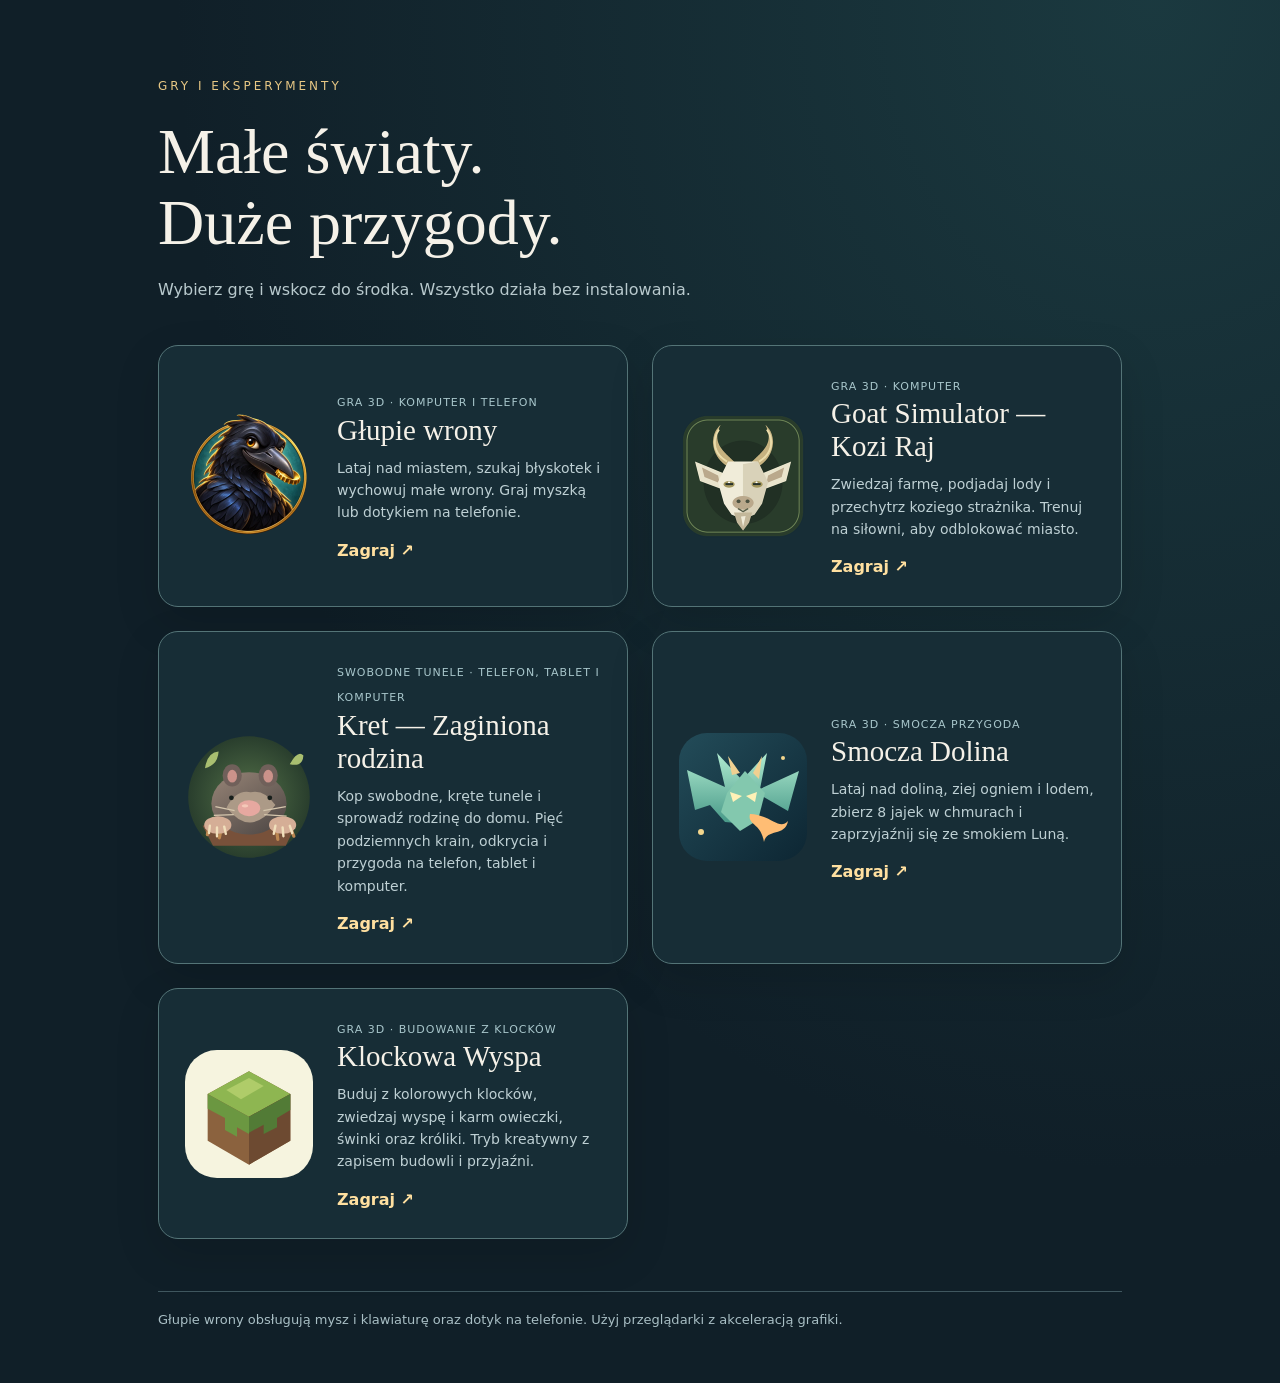
<file: index.html>
<!doctype html>
<html lang="pl">
<head>
  <meta charset="utf-8"><meta name="viewport" content="width=device-width,initial-scale=1">
  <meta name="theme-color" content="#101f28"><title>Gry i eksperymenty</title>
  <meta name="description" content="Małe światy, duże przygody. Gry i narzędzia działające w przeglądarce.">
  <link rel="icon" type="image/webp" href="./glupie-wrony/icon.webp">
  <style>
    :root{color-scheme:dark}*{box-sizing:border-box}body{margin:0;background:#101f28;color:#f5f1e8;font:16px/1.6 system-ui,sans-serif;min-height:100vh;background-image:radial-gradient(ellipse at 90% 0%,#27575a77,transparent 60%)}main{max-width:1020px;margin:auto;padding:72px 28px 52px}.eyebrow{color:#e7c784;font-size:12px;letter-spacing:3px;text-transform:uppercase}h1{font:clamp(36px,6vw,64px)/1.12 Georgia,serif;margin:18px 0}header p{color:#b8c9cd;max-width:540px;margin-bottom:42px}.projects{display:grid;grid-template-columns:repeat(auto-fit,minmax(min(100%,360px),1fr));gap:24px}.project{display:flex;align-items:center;gap:24px;padding:26px;color:inherit;text-decoration:none;background:#172d36;border:1px solid #547477;border-radius:20px;box-shadow:0 16px 45px #0002;transition:background .18s,transform .18s}.project:hover{background:#20404b;transform:translateY(-3px)}.project:focus-visible{outline:3px solid #f6ce83;outline-offset:6px}.project img{width:128px;height:128px;object-fit:contain;flex-shrink:0}.project h2{font:29px Georgia,serif;margin:0 0 10px}.project p{font-size:14px;color:#bed0d4;margin:0 0 14px}.play{color:#ffe0a0;font-weight:700}.tag{font-size:11px;letter-spacing:1px;color:#a8c6cb;text-transform:uppercase}footer{border-top:1px solid #40575f;margin-top:52px;padding-top:18px;color:#a9bfc5;font-size:13px}@media(max-width:540px){main{padding:38px 20px}.project{padding:22px;gap:18px}.project img{width:85px;height:85px}.project h2{font-size:24px}.project p{font-size:13px}}
  </style>
</head>
<body><main>
  <header><span class="eyebrow">Gry i eksperymenty</span><h1>Małe światy.<br>Duże przygody.</h1><p>Wybierz grę i wskocz do środka. Wszystko działa bez instalowania.</p></header>
  <section class="projects" aria-label="Opublikowane projekty">
    <a class="project" href="./glupie-wrony/">
      <img src="./glupie-wrony/icon.webp" width="128" height="128" alt="">
      <div><span class="tag">Gra 3D · komputer i telefon</span><h2>Głupie wrony</h2><p>Lataj nad miastem, szukaj błyskotek i wychowuj małe wrony. Graj myszką lub dotykiem na telefonie.</p><span class="play">Zagraj ↗</span></div>
    </a>
    <a class="project" href="./goat-simulator/">
      <img src="./goat-simulator/icon.png" width="128" height="128" alt="">
      <div><span class="tag">Gra 3D · komputer</span><h2>Goat Simulator — Kozi Raj</h2><p>Zwiedzaj farmę, podjadaj lody i przechytrz koziego strażnika. Trenuj na siłowni, aby odblokować miasto.</p><span class="play">Zagraj ↗</span></div>
    </a>
    <a class="project" href="./kret/">
      <img src="./kret/icon.svg" width="128" height="128" alt="">
      <div><span class="tag">Swobodne tunele · telefon, tablet i komputer</span><h2>Kret — Zaginiona rodzina</h2><p>Kop swobodne, kręte tunele i sprowadź rodzinę do domu. Pięć podziemnych krain, odkrycia i przygoda na telefon, tablet i komputer.</p><span class="play">Zagraj ↗</span></div>
    </a>
    <a class="project" href="./smocza-dolina/">
      <img src="./smocza-dolina/icon.svg" width="128" height="128" alt="">
      <div><span class="tag">Gra 3D · smocza przygoda</span><h2>Smocza Dolina</h2><p>Lataj nad doliną, ziej ogniem i lodem, zbierz 8 jajek w chmurach i zaprzyjaźnij się ze smokiem Luną.</p><span class="play">Zagraj ↗</span></div>
    </a>
    <a class="project" href="./klockowa-wyspa/">
      <img src="./klockowa-wyspa/icon.svg" width="128" height="128" alt="">
      <div><span class="tag">Gra 3D · budowanie z klocków</span><h2>Klockowa Wyspa</h2><p>Buduj z kolorowych klocków, zwiedzaj wyspę i karm owieczki, świnki oraz króliki. Tryb kreatywny z zapisem budowli i przyjaźni.</p><span class="play">Zagraj ↗</span></div>
    </a>
  </section>
  <footer>Głupie wrony obsługują mysz i klawiaturę oraz dotyk na telefonie. Użyj przeglądarki z akceleracją grafiki.</footer>
</main></body></html>
</file>
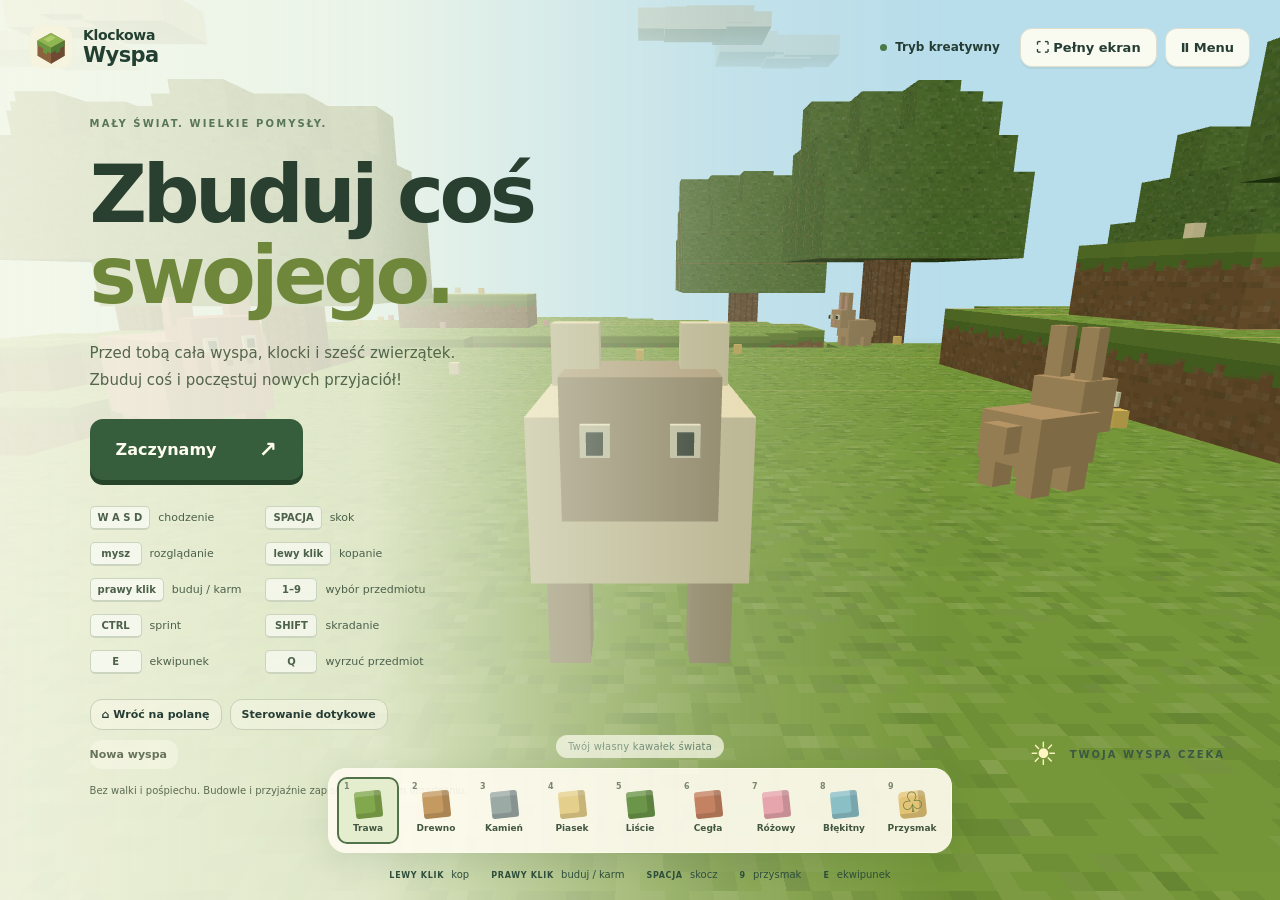
<file: klockowa-wyspa/index.html>
<!doctype html>
<html lang="pl">
<head>
  <meta charset="utf-8">
  <meta name="viewport" content="width=device-width, initial-scale=1, viewport-fit=cover">
  <meta name="theme-color" content="#e9f0de">
  <meta name="description" content="Twoja mała wyspa z klocków. Odkrywaj, kop i buduj bez limitów, prosto w przeglądarce.">
  <title>Klockowa Wyspa — buduj po swojemu</title>
  <link rel="icon" href="./icon.svg" type="image/svg+xml">
  <link rel="stylesheet" href="./style.css?v=2">
</head>
<body>
  <canvas id="world" tabindex="0" aria-label="Świat gry 3D"></canvas>
  <header>
    <a class="brand" href="#" aria-label="Klockowa Wyspa — menu"><img src="./icon.svg" alt="" width="42" height="42"><span>Klockowa<br><b>Wyspa</b></span></a>
    <div class="top-actions"><span class="mode"><i></i> Tryb kreatywny</span><button id="mouse-mode" title="Rozglądanie samym ruchem myszy">Włącz swobodną mysz</button><button id="inventory-button" title="E — ekwipunek">▦ <span>Ekwipunek</span></button><button id="fullscreen" title="Włącz pełny ekran">⛶ <span>Pełny ekran</span></button><button id="pause" title="Menu i pomoc">Ⅱ <span>Menu</span></button></div>
  </header>
  <div id="crosshair" hidden><i></i><i></i></div>
  <div id="hint" hidden>Wyceluj w klocek</div>
  <div id="save" role="status">Twój własny kawałek świata</div>
  <div id="animal-status">♡ Przyjaciele 0/6</div>
  <div id="held-food" hidden aria-label="Trzymasz przysmak"><span>♧</span><b id="held-label">Przysmak · prawy klik, aby nakarmić</b></div>
  <div id="toast" role="status"></div>
  <section id="menu" aria-label="Menu gry">
    <div class="intro">
      <span class="eyebrow">MAŁY ŚWIAT. WIELKIE POMYSŁY.</span>
      <h1>Zbuduj coś <br><em>swojego.</em></h1>
      <p>Przed tobą cała wyspa, klocki i sześć zwierzątek.<br>Zbuduj coś i poczęstuj nowych przyjaciół!</p>
      <button id="play" class="primary" disabled>Przygotowuję wyspę…</button>
      <div class="instructions desktop-help"><span><kbd>W A S D</kbd> chodzenie</span><span><kbd>SPACJA</kbd> skok</span><span><kbd>mysz</kbd> rozglądanie</span><span><kbd>lewy klik</kbd> kopanie</span><span><kbd>prawy klik</kbd> buduj / karm</span><span><kbd>1–9</kbd> wybór przedmiotu</span><span><kbd>CTRL</kbd> sprint</span><span><kbd>SHIFT</kbd> skradanie</span><span><kbd>E</kbd> ekwipunek</span><span><kbd>Q</kbd> wyrzuć przedmiot</span></div>
      <p class="touch-help">Drążek: ruch · przeciągnij po świecie: rozglądanie.<br>Wybierz przysmak (9), podejdź do zwierzątka i dotknij Karm.</p>
      <div class="menu-tools"><button id="home">⌂ Wróć na polanę</button><button id="touch-toggle">Sterowanie dotykowe</button></div>
      <div class="reset-wrap"><button id="reset">Nowa wyspa</button><div id="reset-confirm" hidden>Usunąć budowle z tej przeglądarki? <button id="reset-yes">Tak, zacznij od nowa</button><button id="reset-no">Anuluj</button></div></div>
      <small>Bez walki i pośpiechu. Budowle i przyjaźnie zapisują się na tym urządzeniu.</small>
    </div>
    <div class="island-note"><span>☀</span> TWOJA WYSPA CZEKA</div>
  </section>
  <div id="hotbar" aria-label="Wybór klocka"></div>
  <div id="bottom-help"><span><b>LEWY KLIK</b> kop</span><span><b>PRAWY KLIK</b> buduj / karm</span><span><b>SPACJA</b> skocz</span><span><b>9</b> przysmak</span><span><b>E</b> ekwipunek</span></div>
  <section id="inventory" role="dialog" aria-modal="true" aria-label="Ekwipunek" hidden><div class="inventory-panel"><div class="inventory-title"><h2>Ekwipunek</h2><button id="inventory-close" aria-label="Zamknij ekwipunek">✕</button></div><p>Wybierz klocek albo przysmak. W trybie kreatywnym masz ich bez końca.</p><div id="inventory-items"></div><p class="inventory-tip">Przysmak przyciąga zwierzątka. Podejdź, wyceluj i użyj prawego przycisku myszy, aby je nakarmić. E lub Esc zamyka ekwipunek.</p></div></section>
  <div id="touch-controls" hidden>
    <div id="joystick" aria-label="Drążek ruchu"><div id="stick"></div></div>
    <div class="touch-actions"><button id="jump" aria-label="Skocz">↑<small>Skok</small></button><button id="remove" aria-label="Usuń klocek">−<small>Usuń</small></button><button id="place" aria-label="Postaw klocek">＋<small>Buduj</small></button></div>
  </div>
  <noscript>Ta gra wymaga włączonej obsługi JavaScript.</noscript>
  <script src="./vendor/three.min.js"></script>
  <script type="module" src="./game.js?v=2"></script>
</body>
</html>
</file>
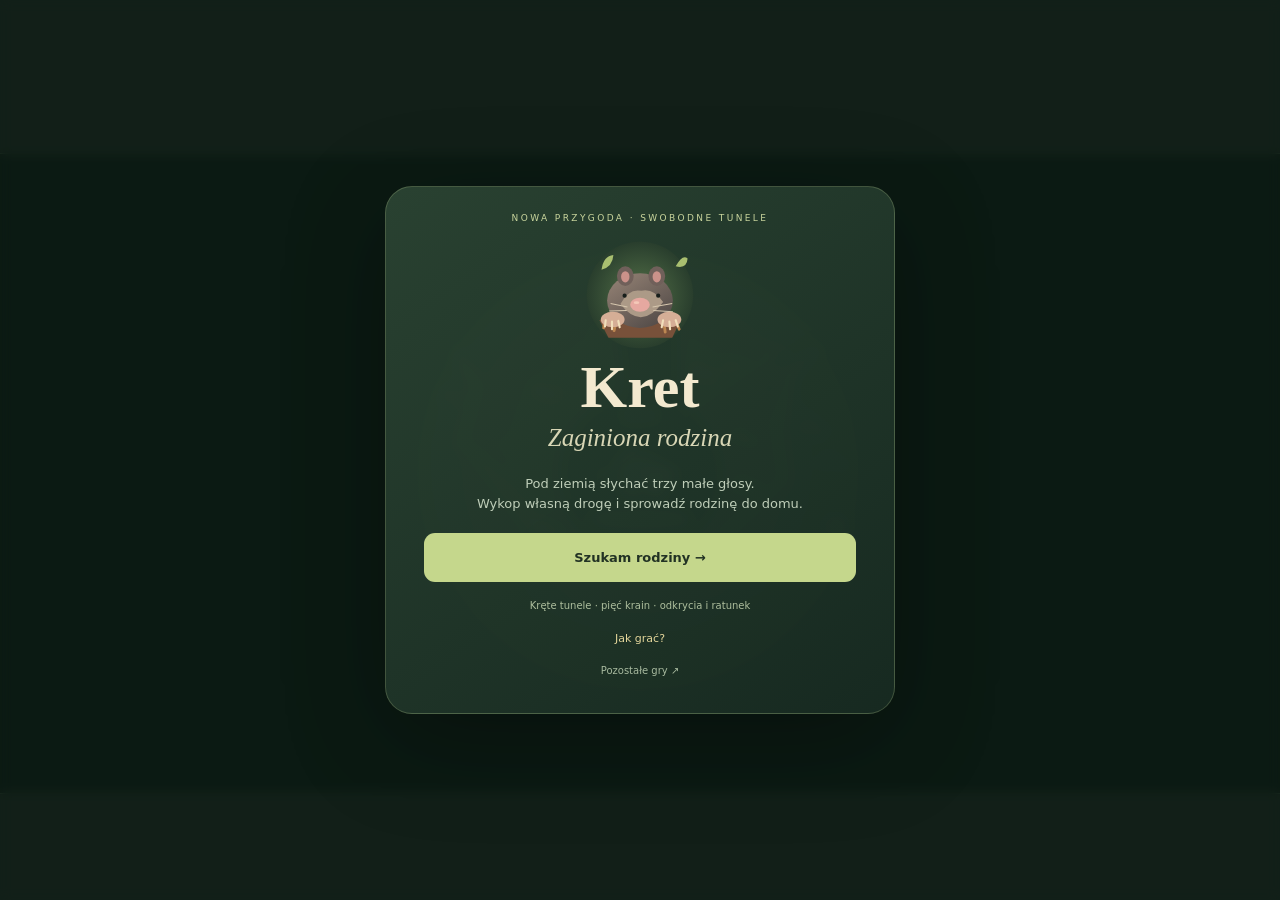
<file: kret/index.html>
<!doctype html>
<html lang="pl"><head>
<meta charset="utf-8"><meta name="viewport" content="width=device-width, initial-scale=1, viewport-fit=cover">
<meta name="theme-color" content="#18271f"><meta name="description" content="Swobodnie kop kręte tunele i odnajdź rodzinę kretów. Pięć podziemnych krain, sekrety i przygoda na komputer, telefon i tablet.">
<title>Kret — Zaginiona rodzina</title><link rel="icon" href="./icon.svg"><link rel="stylesheet" href="./style.css?v=2.2.0">
</head><body>
<div id="game-ui" class="hidden">
  <header class="hud"><div class="brand"><img src="./icon.svg" alt="" width="34" height="34"><b>KRET</b></div><div class="meters"><label>♥<progress id="health" aria-label="Zdrowie" max="100" value="100"></progress></label><label>◉<progress id="hunger" aria-label="Sytość" max="100" value="86"></progress></label><label>ϟ<progress id="energy" aria-label="Energia" max="100" value="100"></progress></label></div><button id="map" class="small" aria-label="Mapa odkrytych tuneli">⌖</button><button id="pause" class="small" aria-label="Pauza">Ⅱ</button></header>
  <div class="info"><button id="mission" class="mission">Rodzina: 0 / 3</button><span id="zone">Ogród korzeni</span><div class="bag"><span id="food">🪱 3</span><span id="wood">🌿 5</span><span id="treasure">✦ 0</span></div></div>
  <div id="notice" role="status" aria-live="polite"></div>
  <div id="context-row" class="context-row" data-kind="info"><div class="context-copy" aria-live="polite" aria-atomic="true"><strong id="context-title"></strong><span id="context-detail"></span></div><button id="context-action" class="primary"></button></div><span id="safety-alert" class="sr-only" role="alert"></span>
  <div class="controls"><div class="joystick" id="joystick" aria-label="Joystick: ruch w dowolnym kierunku"><span>＋</span><div id="stick"></div></div><div class="actions"><button id="listen"><b>◎</b><span>Nasłuch</span><small>Spacja</small></button><button id="eat"><b>🪱</b><span>Zjedz</span><small>Q</small></button><button id="interact"><b>⌂</b><span id="action-label">Nora</span><small>E</small></button><button id="seal-action"><b>▨</b><span>Zasyp</span><small>F</small></button><button id="sprint" class="hidden"><b>ϟ</b><span>Zryw</span><small>Shift</small></button></div></div>
  <span id="hint" class="hint">WASD / strzałki · można kopać ukośnie</span>
</div>
<main id="stage"><canvas id="world" tabindex="0" aria-label="Gra: poruszaj kretem i kop w dowolnym kierunku. Znajdź trzy małe krety i poprowadź je do nory."></canvas></main>
<section class="overlay" id="menu"><div class="menu-card"><div class="eyebrow">NOWA PRZYGODA · SWOBODNE TUNELE</div><img class="hero" src="./icon.svg" alt="Rysowany kret"><h1>Kret<span>Zaginiona rodzina</span></h1><p>Pod ziemią słychać trzy małe głosy.<br>Wykop własną drogę i sprowadź rodzinę do domu.</p><button id="start" class="primary" disabled>Wczytywanie podziemi…</button><button id="continue" class="hidden" disabled>Wróć do przygody</button><div class="facts">Kręte tunele · pięć krain · odkrycia i ratunek</div><button id="help" class="text-btn" disabled>Jak grać?</button><a href="../">Pozostałe gry ↗</a><small id="save-note"></small></div></section>
<section id="modal" class="overlay hidden"><div class="panel"><button id="close" class="close" aria-label="Zamknij panel">×</button><div id="modal-content"></div></div></section>
<section id="map-panel" class="overlay hidden"><div class="panel"><button id="close-map" class="close" aria-label="Zamknij mapę">×</button><h2>Twoje podziemia</h2><canvas id="minimap" width="800" height="388"></canvas><p>Złoty punkt: ty. Zielony: dom. Złote gwiazdki: głosy rodziny. Mapa pokazuje odkryte miejsca.</p><button id="map-back" class="primary">Wracam do tunelu</button></div></section>
<script type="module" src="./game.js?v=2.2.0"></script>
</body></html>
</file>
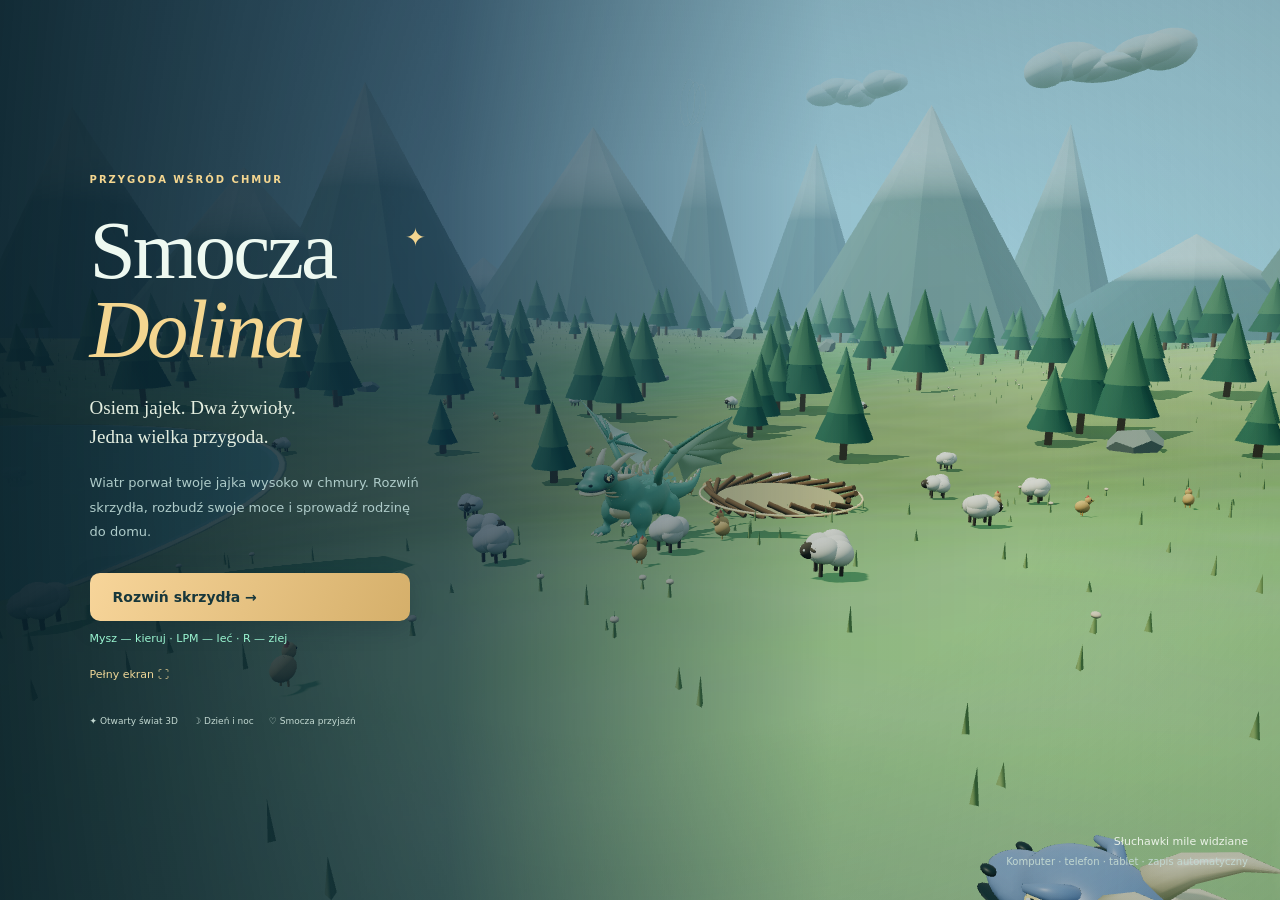
<file: smocza-dolina/index.html>
<!doctype html>
<html lang="pl"><head><meta charset="utf-8"><meta name="viewport" content="width=device-width,initial-scale=1"><meta name="theme-color" content="#122c32"><title>Smocza Dolina — Zaginione jajka</title><meta name="description" content="Przygoda 3D. Wzbij się ponad dolinę, władaj ogniem i lodem i odnajdź smocze jajka w chmurach."><link rel="icon" href="./icon.svg"><link rel="stylesheet" href="./style.css?v=13"><link rel="stylesheet" href="./mobile.css?v=10"></head>
<body>
<canvas id="world" tabindex="0" aria-label="Świat gry 3D"></canvas>
<div id="flightAim" hidden><i></i><span>KIERUNEK LOTU</span></div><button id="mouseHint" hidden>Kliknij, aby przejąć mysz · Esc — pauza</button><div id="vignette"></div><div id="visionOverlay"></div>
<div id="loading"><div class="loading-orb">✦</div><h2>Budzi się dolina…</h2><p id="loadText">Rozwijamy skrzydła</p></div>
<main id="hud" hidden>
 <header class="top"><div class="brand"><span class="crest">♜</span><div>SMOCZA DOLINA<small>ZAGINIONE JAJKA</small></div></div><div class="compactHud"><button id="detailsBtn" aria-label="Cel i postęp przygody">🥚 <b id="mobileEggs">0/8</b></button><button id="mapBtn" aria-label="Mapa doliny">⌖</button><button id="elementBtn" aria-label="Zmień żywioł">🔥 <small id="mobileLevel">I</small></button><button id="nightBtn" aria-label="Smocze widzenie" title="Smocze widzenie">◉</button><div class="tinyEnergy" aria-label="Oddech smoka"><i id="mobileEnergy"></i></div></div><div class="timebox"><span id="sunIcon">☀</span><span id="timeLabel">Złoty poranek</span><button id="fullscreenBtn" aria-label="Włącz pełny ekran" title="Pełny ekran">⛶</button><button id="pauseBtn" aria-label="Pauza i ustawienia">Ⅱ</button></div></header>
 <section class="quest panel"><div class="eyebrow">TWOJA PRZYGODA <span id="questCount">0 / 8</span></div><h2 id="questTitle">Odnajdź zaginione jajka</h2><p id="questHint">Wzbij się do chmur. Złote światło wskaże drogę.</p><div class="eggs" id="eggSlots"></div><div class="questSub" id="friendStatus">♡ Zanieś owcę smokowi Lunie</div></section>
 <section class="navigation panel"><span id="navArrow">↑</span><div><strong id="navName">Jajko w chmurach</strong><small id="navDistance">Przed tobą</small></div><button id="targetBtn" title="Zmień cel (Tab)">⇄</button></section>
 <div id="worldMarker"><div class="markerLabel"><strong id="markerName">JAJKO</strong><small id="markerAction"></small></div><span aria-hidden="true">↓</span><i class="markerTarget" aria-hidden="true"></i></div>
 <div id="toastArea" aria-live="polite"></div><div id="milestone" aria-live="polite" hidden></div>
 <div class="map panel"><canvas id="minimap" width="192" height="192" aria-label="Mapa doliny"></canvas><div><span id="altitude">0 m</span><span id="biome">Dolina paproci</span></div></div>
 <div id="interaction" hidden><kbd>E</kbd><span>Zjedz owcę</span><small id="interactExtra"></small></div>
 <footer class="bottom"><div class="powers panel"><button class="power active" id="fireBtn"><span>🔥</span><div>OGIEŃ · R <b id="fireLevel">I</b><small id="fireRange">przytrzymaj — ziej</small></div></button><button class="power" id="iceBtn"><span>❄</span><div>LÓD · Q <b id="iceLevel">I</b><small id="iceRange">przytrzymaj — ziej</small></div></button><div class="energy"><span>ODDECH SMOKA</span><div><i id="energyBar"></i></div></div></div><div class="vision panel"><button id="visionBtn"><span>◉</span><div>SMOCZE WIDZENIE<small id="visionStatus">Budzi się nocą · N</small></div></button><div class="carrying" id="carrying" hidden>🐑 Owieczka dla Luny · G oddaj</div></div></footer>
 <div class="controls"><span><kbd>Mysz</kbd> kierunek</span><span><kbd>LPM</kbd> leć</span><span><kbd>PPM</kbd> zawis</span><span><kbd>R</kbd> ogień</span><span><kbd>Q</kbd> lód</span><span><kbd>WASD</kbd> chodź</span><span><kbd>H</kbd> pomoc</span></div>
 <div id="touchControls" hidden><div class="touchActions"><div class="flightButtons"><button id="touchFly" aria-label="Leć — przytrzymaj"><b>↟</b><span>LEĆ</span></button><button id="touchBrake" aria-label="Hamuj i zawiśnij — przytrzymaj"><b>Ⅱ</b><span>HAMUJ</span></button><button id="touchFire" aria-label="Ziej ogniem — przytrzymaj"><b>🔥</b><span>OGIEŃ</span></button><button id="touchIce" aria-label="Ziej lodem — przytrzymaj"><b>❄</b><span>LÓD</span></button></div><div class="contextActions"><button id="touchUse" hidden>☀ Zjedz</button><button id="touchGift" hidden>🐑 Zabierz dla Luny</button></div></div><div id="touchStick" role="group" aria-label="Joystick kierunku i wysokości"><span>＋</span><div id="touchKnob"></div><small id="stickLabel">KIERUNEK</small></div></div>
</main>
<section class="overlay" id="menu" hidden><div class="menu-content"><div class="eyebrow">PRZYGODA WŚRÓD CHMUR</div><h1>Smocza<br><em>Dolina</em><span>✦</span></h1><p class="intro">Osiem jajek. Dwa żywioły.<br>Jedna wielka przygoda.</p><p class="story">Wiatr porwał twoje jajka wysoko w chmury. Rozwiń skrzydła, rozbudź swoje moce i sprowadź rodzinę do domu.</p><button class="primary" id="startBtn">Rozwiń skrzydła <span>→</span></button><p id="saveNotice"></p><button id="fullscreenStartBtn">Pełny ekran ⛶</button><div class="menu-features"><span>✦ Otwarty świat 3D</span><span>☽ Dzień i noc</span><span>♡ Smocza przyjaźń</span></div></div><div class="menu-note">Słuchawki mile widziane<br><span>Komputer · telefon · tablet · zapis automatyczny</span></div></section>
<dialog id="pauseDialog"><div class="eyebrow">CHWILA ODDECHU</div><h2 id="pauseTitle">Twoja przygoda</h2><p>Lataj, odkrywaj i zbierz 8 jajek. Wróć z nimi do gniazda.</p><div id="adventureStats"></div><div class="helpgrid"><div><kbd>Mysz</kbd><span>Kierunek lotu i wysokość</span></div><div><kbd>LPM</kbd><span>Przytrzymaj — leć; puść — szybuj</span></div><div><kbd>PPM</kbd><span>Hamuj i zawiśnij przy jajku</span></div><div><kbd>WASD</kbd><span>Chodzenie na ziemi</span></div><div><kbd>R</kbd><span>Ziej ogniem — od razu</span></div><div><kbd>Q</kbd><span>Ziej lodem — od razu</span></div><div><kbd>E</kbd><span>Zjedz pobliskie zwierzę</span></div><div><kbd>F / G</kbd><span>Zabierz owcę / daj Lunie</span></div><div><kbd>N / Tab</kbd><span>Nocne widzenie / kolejny cel</span></div><div><kbd>Spacja / C</kbd><span>Dodatkowo w górę / w dół</span></div></div><p class="touchHelp">Telefon i tablet: kieruj prawym joystickiem; góra drążka wznosi, dół obniża lot. Lewym kciukiem przytrzymuj „Leć”. Puść, aby szybować. „Hamuj” pozwala zawisnąć. Przytrzymaj „Ogień” lub „Lód”, aby od razu zionąć wybranym żywiołem. Na ziemi joystick służy do chodzenia. Przycisk przy zwierzęciu pokazuje dostępną czynność. Strony można zamienić poniżej.</p><p class="helpTip">Owce: większy i dalszy ogień. Kurczaki: dalszy lód. Ogień topi lodowe osłony jajek, a lód gasi ich ogniste osłony. Trzymaj oddech i kieruj się w stronę osłony. Owieczkę oddaj Lunie klawiszem G. Przyjaźń doda mocy obu żywiołom!</p><div class="settings"><label>Grafika <select id="quality"><option value="high">Wysoka</option><option value="ultra">Ultra</option><option value="low">Płynna</option></select></label><label>Dźwięk <input id="soundToggle" type="checkbox" checked></label><button id="fullscreenMenuBtn">Pełny ekran ⛶</button><button id="timeBtn">Przejdź do nocy ☾</button></div><div class="controlSettings"><label>Sterowanie <select id="controlMode"><option value="auto">Automatyczne</option><option value="mouse">Mysz i klawiatura</option><option value="touch">Joystick dotykowy</option></select></label><label><input id="swapControls" type="checkbox"> Zamień strony sterowania</label></div><div class="dialogActions"><button class="primary" id="resumeBtn">Wracam do doliny →</button><button id="resetBtn">Nowa przygoda</button></div><div id="resetConfirm" hidden><p>Rozpocząć od nowa? Dotychczasowy zapis zostanie zastąpiony.</p><button id="resetYes">Tak, od początku</button><button id="resetNo">Zachowaj przygodę</button></div></dialog>
<dialog id="mapDialog"><div class="eyebrow">TWOJA DOLINA</div><h2>Mapa wyprawy</h2><canvas id="largeMap" width="384" height="384" aria-label="Mapa z jajkami, Luną i gniazdem"></canvas><p>▲ Ty · □ Gniazdo · ● Złote jajko · ● Niebieska Luna<br>Błękitne jajka: stop osłonę ogniem. Pomarańczowe: zgaś ją lodem.</p><button class="primary" id="closeMap">Wracam do doliny →</button></dialog><dialog id="winDialog"><div class="eyebrow">RODZINA ZNOWU RAZEM</div><div class="winicon">✦</div><h2>Niebo jest twoje.</h2><p>Wszystkie osiem jajek bezpiecznie wróciło do gniazda. Dolina ma swojego bohatera!</p><div id="winStats"></div><button class="primary" id="exploreBtn">Odkrywaj dolinę dalej →</button></dialog>
<script type="module" src="./game.js?v=13"></script><noscript>Włącz JavaScript, aby zagrać w Smoczą Dolinę.</noscript></body></html>
</file>
<file: klockowa-wyspa/style.css>
:root{font-family:ui-sans-serif,system-ui,-apple-system,BlinkMacSystemFont,"Segoe UI",sans-serif;color:#253d34;--cream:#fffdf0;--green:#365d3c;--line:#d7dfca}*{box-sizing:border-box}html,body{margin:0;width:100%;height:100%;overflow:hidden}body{background:#b1dbed}button,a{-webkit-tap-highlight-color:transparent}button{font:inherit;color:inherit;cursor:pointer;border:1px solid #dedfcd;background:var(--cream);border-radius:12px;padding:11px 15px;font-size:13px;font-weight:650}button:hover{background:#edf2da}button:focus-visible,a:focus-visible{outline:3px solid #da9c37;outline-offset:3px}button:disabled{opacity:.6;cursor:wait}[hidden]{display:none!important}#world{display:block;width:100%;height:100%;touch-action:none}header{position:absolute;inset:26px 30px auto;display:flex;justify-content:space-between;align-items:center;pointer-events:none;z-index:5}.brand,.top-actions{pointer-events:auto}.brand{display:flex;align-items:center;gap:11px;text-decoration:none;color:#233f31;font-size:14px;line-height:1.16;letter-spacing:-.3px;font-weight:600}.brand b{font-size:21px;letter-spacing:-.6px}.top-actions{display:flex;gap:8px;align-items:center}.top-actions button{background:#fffdf0e8;box-shadow:0 2px 0 #203f3110}.mode{display:flex;align-items:center;gap:8px;margin-right:12px;font-size:12px;font-weight:650}.mode i{height:7px;width:7px;background:#4c7945;border-radius:50%}#menu{position:absolute;inset:0;display:flex;align-items:center;padding:100px 7vw 90px;background:linear-gradient(90deg,#f9faeae8 0%,#f6f9e8d0 29%,#eff6e632 57%,transparent 74%);z-index:3}.intro{max-width:590px}.eyebrow{font-size:10px;letter-spacing:2.1px;font-weight:800;color:#59765a}h1{font-size:clamp(48px,6.2vw,88px);line-height:1.01;letter-spacing:-4.5px;margin:24px 0;color:#293f30;font-weight:800}h1 em{font-style:normal;color:#6f873a}.intro>p{font-size:15px;line-height:1.8;color:#53654b;margin:0 0 25px}.primary{display:inline-flex;align-items:center;gap:42px;font-size:16px;background:#365d3c;color:#fffdf0;padding:18px 26px;border:0;border-radius:13px;box-shadow:0 5px 0 #25442a;margin-bottom:26px}.primary:hover{background:#456b42}.primary::after{content:'↗';font-size:22px}.instructions{display:grid;grid-template-columns:repeat(2,max-content);gap:12px 24px;font-size:11px;color:#4c604a;margin-bottom:25px}.instructions span{display:flex;gap:8px;align-items:center}kbd{font:600 10px ui-sans-serif,system-ui;background:#ffffff90;border:1px solid #cbd4bf;border-bottom-width:2px;border-radius:5px;padding:5px 7px;min-width:52px;text-align:center}.menu-tools{display:flex;gap:8px}.menu-tools button,.reset-wrap>button{font-size:11px;background:#fffdf064;border:1px solid #c6d0b6;padding:8px 11px}.reset-wrap{margin:10px 0}.reset-wrap>button{border:0;padding-left:0;color:#68735d}.reset-wrap button{font-size:11px}#reset-confirm{font-size:12px;max-width:350px}#reset-confirm button{margin-top:7px;padding:7px}small{font-size:10px;color:#5c6c53}.island-note{position:absolute;right:55px;bottom:130px;display:flex;align-items:center;gap:10px;font-size:10px;letter-spacing:2px;font-weight:750;color:#3a5943}.island-note span{font-size:32px;line-height:1;color:#fff6c4}#hotbar{position:absolute;bottom:47px;left:50%;transform:translateX(-50%);display:flex;gap:6px;padding:8px;background:#fffcf0e8;border:1px solid #fafceb;border-radius:18px;box-shadow:0 8px 30px #1e3c301c;z-index:4}#hotbar button{position:relative;width:62px;height:67px;border:2px solid transparent;border-radius:10px;padding:7px 4px 4px;background:transparent;display:flex;flex-direction:column;align-items:center;justify-content:center;gap:5px}#hotbar button.active{border-color:#52724a;background:#e5edcf}#hotbar button:hover{background:#edf1dc}#hotbar .swatch{width:27px;height:27px;background:var(--block);box-shadow:inset -7px -5px 0 #0002,inset 0 5px 0 #fff3;transform:rotate(-6deg);border-radius:3px}#hotbar .block-name{font-size:9px;color:#435740}#hotbar .number{position:absolute;left:5px;top:3px;font-size:8px;color:#7a866c}#bottom-help{position:absolute;bottom:20px;display:flex;gap:22px;width:100%;justify-content:center;color:#2e4d3b;font-size:10px;z-index:4}#bottom-help b{font-size:8px;letter-spacing:.7px;margin-right:4px}#save{position:absolute;bottom:142px;left:50%;transform:translateX(-50%);font-size:10px;letter-spacing:.2px;padding:6px 12px;color:#365942;background:#fffdf0b8;border-radius:16px;z-index:2;white-space:nowrap}#toast{position:absolute;top:100px;left:50%;transform:translateX(-50%);color:#fffdf0;background:#304b3ce8;border-radius:25px;padding:12px 20px;font-size:13px;z-index:6;opacity:0;transition:opacity .2s;max-width:90%;text-align:center;pointer-events:none}#toast.show{opacity:1}#crosshair{position:absolute;left:50%;top:50%;width:18px;height:18px;transform:translate(-50%,-50%);pointer-events:none;filter:drop-shadow(0 1px 2px #233d32);z-index:2}#crosshair i{position:absolute;background:#fffdf0;border-radius:2px;left:8px;top:2px;width:2px;height:14px}#crosshair i+i{transform:rotate(90deg)}#hint{position:absolute;top:calc(50% + 24px);left:50%;transform:translateX(-50%);font-size:10px;background:#263f32a0;color:#fffdf0;padding:5px 9px;border-radius:8px;pointer-events:none;z-index:2;white-space:nowrap}.touch-help{display:none}body.playing header .brand{padding:6px 11px 6px 7px;border-radius:13px;background:#fffdf0c4}body.playing .brand img{width:30px;height:30px}body.playing .brand span{font-size:10px}body.playing .brand b{font-size:15px}#touch-controls{position:absolute;inset:0;pointer-events:none;z-index:3}#joystick{position:absolute;bottom:155px;left:26px;width:116px;height:116px;border:2px solid #fff9;border-radius:50%;background:#fff4;touch-action:none;pointer-events:auto}#stick{width:48px;height:48px;position:absolute;top:32px;left:32px;border-radius:50%;background:#fffdf0b0;border:2px solid #fff8;box-shadow:0 2px 10px #1b402220}.touch-actions{position:absolute;bottom:160px;right:20px;display:grid;grid-template-columns:60px 60px;gap:12px;pointer-events:auto}.touch-actions button{height:60px;font-size:25px;padding:2px;background:#fffdf0dc;touch-action:none}.touch-actions small{display:block;font-size:9px;color:#39513b}#jump{grid-column:2}#place{background:#365d3ce8;color:white}.touch-actions #place small{color:white}body.touch .touch-help{display:block;font-size:12px}body.touch .desktop-help,body.touch #bottom-help{display:none}body.touch #hotbar{bottom:18px}body.touch #save{bottom:110px}body.touch .number{display:none}body.touch .island-note{display:none}@media(max-width:720px){header{inset:17px 18px auto}.top-actions{gap:6px}.top-actions button{padding:10px}.top-actions button span,.mode{display:none}#menu{padding:85px 24px 115px;background:linear-gradient(90deg,#f9faeae8,#f6f9e8c0 62%,#eff6e644)}h1{font-size:55px;letter-spacing:-2.8px;margin:18px 0}.intro>p{font-size:13px;line-height:1.6;margin-bottom:20px}.eyebrow{font-size:8px;letter-spacing:1.5px}.primary{padding:13px 21px;margin-bottom:20px}.instructions{font-size:9px;gap:8px 10px}.island-note{display:none}#hotbar{gap:1px;padding:5px;border-radius:13px;max-width:calc(100% - 16px);width:400px;justify-content:center}#hotbar button{width:12.5%;height:58px;min-width:0;padding:5px 1px}#hotbar .swatch{width:24px;height:24px}#hotbar .block-name{font-size:8px}.menu-tools button{font-size:10px;padding:7px}.intro small{font-size:9px}#save{bottom:123px;font-size:9px}#bottom-help{gap:10px;font-size:8px}#bottom-help b{font-size:7px}#joystick{left:20px;bottom:135px;width:104px;height:104px}#stick{top:26px;left:26px}.touch-actions{bottom:135px;right:18px;gap:9px;grid-template-columns:56px 56px}.touch-actions button{height:56px}#toast{top:80px;font-size:11px}#reset-confirm{font-size:10px}}@media(max-height:600px){header{inset:12px 18px auto}.brand img{width:30px;height:30px}.brand span{font-size:10px}.brand b{font-size:16px}#menu{padding:65px 30px 90px}.intro{max-width:540px}.eyebrow{font-size:8px}h1{font-size:40px;letter-spacing:-2px;margin:10px 0}h1 br{display:none}.intro>p{font-size:11px;line-height:1.5;margin-bottom:10px}.intro>p br{display:none}.primary{padding:9px 20px;font-size:13px;margin-bottom:12px}.instructions{gap:5px 20px;margin-bottom:12px}.instructions kbd{padding:2px 4px}.menu-tools button,.reset-wrap>button{padding:5px 8px;font-size:9px}.reset-wrap{margin:4px 0}.intro small{font-size:8px}#hotbar{bottom:13px}#hotbar button{height:53px}#bottom-help{bottom:3px;font-size:8px}#save{bottom:100px}body.touch #save{bottom:90px}#joystick{bottom:95px;width:92px;height:92px}#stick{top:20px;left:20px}.touch-actions{bottom:95px;grid-template-columns:48px 48px;gap:7px}.touch-actions button{height:48px;font-size:21px}.touch-help{margin-bottom:10px!important}#toast{top:65px;padding:8px 12px}}
@media(max-height:600px){#menu{overflow-y:auto;align-items:flex-start;scrollbar-width:none}.intro{padding-bottom:30px}}
#world:focus{outline:none}#mouse-mode{font-size:10px;padding:11px;display:none}body.playing:not(.touch) #mouse-mode{display:block}#animal-status{position:absolute;top:94px;left:30px;padding:8px 12px;background:#fffdf0cf;color:#4d6841;border-radius:20px;font-size:11px;font-weight:700;pointer-events:none;z-index:2}#held-food{position:absolute;bottom:150px;right:28px;display:flex;align-items:center;gap:10px;padding:10px 14px;background:#fffdf0d9;border-radius:15px;font-size:10px;z-index:2;pointer-events:none}#held-food>span{font-size:34px;color:#a38535;transform:rotate(-18deg)}#inventory{position:absolute;inset:0;z-index:8;background:#243c3555;display:grid;place-items:center;padding:20px;backdrop-filter:blur(4px)}.inventory-panel{width:min(640px,100%);max-height:90dvh;overflow:auto;background:#fffdf0;border:1px solid #d7dfca;border-radius:24px;padding:26px;box-shadow:0 20px 70px #152d3540}.inventory-title{display:flex;justify-content:space-between;align-items:center;gap:20px}.inventory-title h2{font-size:27px;margin:0;letter-spacing:-1px}.inventory-title button{font-size:19px;padding:6px 12px}.inventory-panel p{font-size:12px;line-height:1.7;color:#5e6f54}.inventory-panel .inventory-tip{margin-bottom:0;font-size:11px}#inventory-items{display:grid;grid-template-columns:repeat(5,1fr);gap:8px;margin:20px 0}#inventory-items button{position:relative;display:flex;align-items:center;flex-direction:column;gap:10px;padding:15px 6px;border:2px solid #e4e8d6;font-size:11px;background:#f3f5e6}#inventory-items button.active{border-color:#52724a;background:#e5edcf}#inventory-items .number{position:absolute;top:5px;left:8px;font-size:9px}#inventory-items .swatch{display:block;width:30px;height:30px;border-radius:3px;background:var(--block);box-shadow:inset -7px -5px 0 #0002,inset 0 5px 0 #fff3;transform:rotate(-6deg)}.food-swatch{color:#637a38;font-size:31px!important;line-height:24px;background:#e3c477!important;border-radius:5px!important}#hotbar{max-width:calc(100% - 16px)}#hotbar .food-swatch{font-size:28px!important}#inventory-button{display:none}body.playing #inventory-button{display:block}body.touch #held-food{bottom:112px;right:18px;font-size:9px;padding:4px 10px}body.touch #held-food>span{font-size:23px}body.touch #save{bottom:110px;left:18px;transform:none}body.touch #animal-status{top:86px;left:18px;font-size:10px}body.touch #hotbar{bottom:18px}body:not(.playing) #animal-status{display:none}body.touch .touch-actions{bottom:170px}body.touch #joystick{bottom:170px}
@media(max-width:720px){#hotbar button{width:11.111%}#hotbar{width:440px}#hotbar .block-name{font-size:7px}#hotbar .swatch{width:23px;height:23px}#animal-status{top:82px;left:18px;font-size:10px}#held-food{bottom:140px;right:10px;padding:7px;font-size:8px}#held-food>span{font-size:22px}#mouse-mode{position:fixed;right:18px;top:74px;font-size:8px;padding:7px;background:#fffdf0b0}.inventory-panel{padding:20px}#inventory-items{grid-template-columns:repeat(3,1fr)}#inventory-items button{padding:13px 5px}.instructions{gap:7px 10px}#bottom-help{gap:7px}}
@media(max-height:600px){#animal-status,body.touch #animal-status{top:62px;font-size:9px;padding:5px 9px}body.touch .touch-actions,body.touch #joystick{bottom:108px}body.touch #held-food{bottom:90px;right:20px}body.touch #save{bottom:87px;left:20px;font-size:8px}#held-food{bottom:105px;font-size:9px}#menu .instructions{grid-template-columns:repeat(3,max-content);gap:5px 12px}#inventory-items{grid-template-columns:repeat(5,1fr);margin:12px 0}#inventory-items button{padding:10px 5px;gap:5px}.inventory-panel{padding:16px;max-height:94dvh}.inventory-title h2{font-size:22px}.inventory-panel p{font-size:10px}.intro small{display:block;max-width:320px}#mouse-mode{font-size:9px;padding:9px}#bottom-help{display:none}}

#held-label{font-weight:500}
</file>
<file: kret/style.css>
:root{color-scheme:dark;--cream:#f3e9cf;--green:#c5d78c;--muted:#b6c6b2}*{box-sizing:border-box}html,body{margin:0;width:100%;height:100%;overflow:hidden;overscroll-behavior:none}body{font:13px/1.5 system-ui,sans-serif;color:var(--cream);background:#17241d;touch-action:none}button{font:inherit;color:inherit;background:#2b4132;border:1px solid #9eb37e38;border-radius:11px;cursor:pointer;min-height:40px;padding:8px 14px;-webkit-tap-highlight-color:transparent}button:hover{background:#36563d}button:disabled{opacity:.45;cursor:default}button:focus-visible,a:focus-visible{outline:3px solid #edcc7d;outline-offset:3px}.primary{background:var(--green);color:#223224;font-weight:750;border:0}.primary:hover{background:#dce8ad}.hidden{display:none!important}
.hud{position:absolute;top:max(6px,env(safe-area-inset-top));height:48px;left:12px;right:12px;display:flex;gap:12px;align-items:center;z-index:2}.brand{display:flex;align-items:center;gap:8px}.brand b{letter-spacing:2px}.meters{display:flex;gap:20px;max-width:440px;flex:1;margin-left:auto}.meters label{display:flex;align-items:center;gap:8px;flex:1;font-size:12px}.meters progress{appearance:none;width:100%;height:5px;border:0;border-radius:4px;overflow:hidden}.meters progress::-webkit-progress-bar{background:#ffffff15}.meters progress::-webkit-progress-value{background:#c5d78c}#health::-webkit-progress-value{background:#dd9b86}#hunger::-webkit-progress-value{background:#e2c078}.meters progress::-moz-progress-bar{background:#c5d78c}.small{font-size:22px;width:40px;padding:0;background:transparent}.info{position:absolute;top:55px;left:14px;right:14px;height:24px;display:flex;align-items:center;gap:14px;font-size:11px;color:var(--muted);z-index:2}.mission{min-height:24px;padding:2px 8px;border-radius:20px;font-size:11px;background:#364632;color:#e0dba9}.bag{margin-left:auto;display:flex;gap:14px;color:#eee7c6;font-weight:650}#notice{position:absolute;top:79px;left:14px;right:14px;height:19px;font-size:11px;color:#dce4b4;white-space:nowrap;overflow:hidden;text-overflow:ellipsis;z-index:2}#notice.danger{color:#f0b099}#notice.discovery{color:#f1d796}#stage{position:absolute;left:0;right:0;top:103px;bottom:106px;overflow:hidden;border-top:1px solid #8a9e7130;border-bottom:1px solid #8a9e7130;background:#102019}#world{width:100%;height:100%;display:block;outline:none}
.controls{position:absolute;bottom:max(10px,env(safe-area-inset-bottom));left:20px;right:20px;height:84px;display:flex;justify-content:space-between;align-items:center;z-index:2;pointer-events:none}.joystick{position:relative;pointer-events:auto;width:80px;height:80px;border:1px solid #a7bb7e50;border-radius:50%;background:#263b2c;user-select:none}.joystick>span{position:absolute;inset:0;display:grid;place-items:center;color:#bfcea53b;font-size:45px}#stick{position:absolute;left:22px;top:22px;width:34px;height:34px;border-radius:50%;background:#b8ca8b;border:2px solid #d8e3b1}.actions{display:flex;gap:8px;pointer-events:auto}.actions button{width:68px;height:76px;display:flex;flex-direction:column;align-items:center;padding:6px 3px;gap:0}.actions b{font-size:25px;font-weight:400;line-height:30px}.actions span{font-size:10px}.actions small{font-size:9px;color:#aabc98}#listen{background:#3b4d30;border-color:#b8ca8b55}.hint{position:absolute;bottom:16px;left:120px;font-size:10px;color:#afbea5;max-width:45%;pointer-events:none}
.overlay{position:fixed;inset:0;padding:20px;display:grid;place-items:center;background:#0d1b146b;backdrop-filter:blur(6px);z-index:5;overflow:auto;touch-action:pan-y}.menu-card{padding:25px 38px;text-align:center;width:min(510px,100%);background:linear-gradient(145deg,#2b4433f5,#172a21fa);border:1px solid #b3c28945;border-radius:27px;box-shadow:0 25px 100px #0005}.eyebrow{font-size:9px;letter-spacing:2.4px;color:#c9d59d}.hero{width:112px;height:112px;margin:14px 0 0}h1{font:700 60px/1 Georgia,serif;margin:0}h1 span{display:block;font:italic 25px/1.7 Georgia,serif;color:#d8d6b5}.menu-card p{color:#bfceb9;font-size:13px;margin:15px 0 20px}.menu-card>#start,.menu-card>#continue{display:block;width:100%;min-height:49px;margin:9px 0}.facts{color:#aebf9e;font-size:10px;margin:16px 0 6px}.text-btn{background:transparent;border:0;color:#e3d69b;font-size:11px}.menu-card a{display:block;text-decoration:none;color:#a8ba9f;font-size:10px;margin-top:4px}.menu-card>small{display:block;font-size:9px;color:#a8ba9f;margin-top:10px}.panel{position:relative;background:#22372a;border:1px solid #a7bb7e60;border-radius:21px;padding:27px;width:min(640px,100%);max-height:90dvh;overflow:auto;box-shadow:0 25px 100px #0006}.close{position:absolute;right:10px;top:9px;background:transparent;border:0;font-size:25px;width:40px;padding:0}.panel h2{font:30px Georgia,serif;margin:0 36px 16px 0}.panel h3{font-size:14px;color:#d3dfa6}.panel p,.panel li{color:#c4d0bc;font-size:12px;line-height:1.75}.panel ul{padding-left:18px}.panel-actions{display:flex;gap:8px;flex-wrap:wrap;margin-top:16px}.build-grid{display:grid;grid-template-columns:1fr 1fr;gap:9px}.build-grid button{text-align:left;min-height:76px}.build-grid b,.build-grid small{display:block}.build-grid small{font-size:10px;color:#b5c5aa;margin-top:5px}#minimap{width:100%;background:#0d1a12;border-radius:12px;image-rendering:auto}.family{display:grid;gap:10px;margin:20px 0}.family>div{padding:12px 15px;border:1px solid #97b07950;border-radius:12px}.family b{color:#e4d39b}.family small{display:block;color:#b8c8ae;margin-top:3px}
@media(pointer:fine){.joystick{opacity:.6}}@media(pointer:coarse){.actions small{display:none}.hint{display:none}}
@media(max-width:720px){.hud{left:9px;right:9px;gap:7px}.brand b{display:none}.brand img{width:29px;height:29px}.meters{gap:10px}.meters label{gap:4px;font-size:10px}.small{width:34px;min-height:34px}.info{left:10px;right:10px;gap:8px;font-size:9px}.mission{font-size:10px}#zone{max-width:110px;white-space:nowrap;overflow:hidden;text-overflow:ellipsis}.bag{gap:8px}#notice{left:10px;right:10px;font-size:10px}#stage{bottom:125px}.controls{left:13px;right:13px;height:100px;bottom:max(10px,env(safe-area-inset-bottom))}.joystick{width:91px;height:91px}#stick{left:28px;top:28px}.actions{gap:6px}.actions button{width:58px;height:66px}.actions b{font-size:23px;line-height:31px}.actions span{font-size:9px}.menu-card{padding:22px 25px}.hero{width:100px;height:100px}h1{font-size:55px}.panel{padding:24px 19px}.panel h2{font-size:27px}.build-grid{gap:7px}}
@media(max-width:390px){.actions button{width:52px}.actions{gap:4px}.controls{left:10px;right:10px}.joystick{width:82px;height:82px}#stick{left:23px;top:23px}.bag{gap:6px}#zone{max-width:92px}}
@media(max-height:530px){.hud{top:3px;height:38px}.brand img{width:27px;height:27px}.info{top:42px;height:21px}#notice{top:64px;height:17px;font-size:10px}#stage{top:84px;bottom:86px}.controls{height:70px;bottom:6px}.joystick{width:66px;height:66px}#stick{left:15px;top:15px}.actions button{height:62px}.actions small{display:none}.hint{bottom:10px}.menu-card{padding:14px 24px}.hero{width:52px;height:52px;margin:7px 0}h1{font-size:35px}h1 span{font-size:18px;line-height:1.5}.menu-card p{font-size:11px;margin:8px 0}.facts{display:none}.menu-card>#start,.menu-card>#continue{min-height:39px;margin:6px 0}.text-btn{min-height:28px;padding:3px}.menu-card a{display:inline-block;margin-left:10px}.eyebrow{font-size:8px}.panel{max-height:94dvh}}
:root{--hud-top:6px;--info-top:55px;--notice-top:79px;--stage-top:103px;--stage-bottom:106px;--hud-side:12px;--info-side:14px;--controls-side:20px;--controls-bottom:10px}
@media(max-width:720px){:root{--stage-bottom:125px;--hud-side:9px;--info-side:10px;--controls-side:13px}}
@media(max-width:390px){:root{--controls-side:10px}}
@media(max-height:530px){:root{--hud-top:3px;--info-top:42px;--notice-top:64px;--stage-top:84px;--stage-bottom:86px;--controls-bottom:6px}}
.hud{top:calc(var(--hud-top) + env(safe-area-inset-top));left:calc(var(--hud-side) + env(safe-area-inset-left));right:calc(var(--hud-side) + env(safe-area-inset-right))}.info{top:calc(var(--info-top) + env(safe-area-inset-top));left:calc(var(--info-side) + env(safe-area-inset-left));right:calc(var(--info-side) + env(safe-area-inset-right))}#notice{top:calc(var(--notice-top) + env(safe-area-inset-top));left:calc(var(--info-side) + env(safe-area-inset-left));right:calc(var(--info-side) + env(safe-area-inset-right))}#stage{top:calc(var(--stage-top) + env(safe-area-inset-top));bottom:calc(var(--stage-bottom) + env(safe-area-inset-bottom))}.controls{bottom:calc(var(--controls-bottom) + env(safe-area-inset-bottom));left:calc(var(--controls-side) + env(safe-area-inset-left));right:calc(var(--controls-side) + env(safe-area-inset-right))}

.controls{flex-direction:row-reverse}.joystick.inactive{opacity:.3;pointer-events:none}.seal-confirm{display:flex;gap:10px;pointer-events:auto}.seal-confirm button{min-height:54px}.hint{left:480px;max-width:35%}@media(max-width:1100px){.hint{display:none}}@media(max-width:720px){.actions{display:grid;grid-template-columns:repeat(3,52px);gap:5px}.actions button{width:52px;height:44px;min-height:44px;padding:2px;gap:0}.actions b{font-size:20px;line-height:22px}.actions span{font-size:9px}.actions small{display:none}.seal-confirm{max-width:190px;flex-wrap:wrap;gap:6px}.seal-confirm button{min-height:44px;padding:7px 11px}}

:root{--context-top:103px;--context-height:46px;--stage-top:153px}.context-row{position:absolute;top:calc(var(--context-top) + env(safe-area-inset-top));left:calc(var(--info-side) + env(safe-area-inset-left));right:calc(var(--info-side) + env(safe-area-inset-right));height:var(--context-height);padding:4px 8px;display:flex;align-items:center;gap:10px;border:1px solid #aec17c50;border-left:4px solid #bccb8d;border-radius:9px;background:#293c2b;z-index:2}.context-copy{display:flex;flex-direction:column;min-width:0;flex:1}.context-copy strong{font-size:14px;line-height:18px;color:#efdfae;white-space:nowrap;overflow:hidden;text-overflow:ellipsis}.context-copy span{font-size:11px;line-height:16px;color:#c5d3b9;white-space:nowrap;overflow:hidden;text-overflow:ellipsis}.context-row button{min-height:36px;max-width:44%;padding:5px 12px;white-space:nowrap;font-weight:750}.context-row[data-kind=danger]{background:#4a3028;border-color:#d9977a;border-left-color:#f2aa82}.context-row[data-kind=danger] strong{color:#ffceb1}.context-row[data-kind=success],.context-row[data-kind=action]{background:#364b2c;border-color:#d4d88b}.context-row[data-kind=warning]{border-color:#d6b775}.actions button.is-suggested{background:#d7df9a;color:#243221;border:2px solid #f1df9a;box-shadow:0 0 14px #e5da7140}.actions button.is-suggested small{color:#44532f}.gained{color:#f4e598!important;text-shadow:0 0 8px #f0df8a}.low{outline:2px solid #e2a078;outline-offset:3px}#stage.hit{animation:damage-edge 1.2s ease-out}.sr-only{position:absolute;width:1px;height:1px;padding:0;margin:-1px;overflow:hidden;clip-path:inset(50%);white-space:nowrap;border:0}@keyframes damage-edge{0%,25%{box-shadow:inset 0 0 0 5px #f0a184,inset 0 0 35px #dc795a75}100%{box-shadow:inset 0 0 0 1px #dc795a00}}@media(max-width:720px){.context-copy strong{font-size:13px}.context-copy span{font-size:10px}.context-row{gap:6px;padding:4px 6px}.context-row button{font-size:11px;padding:5px 8px}}@media(max-height:530px){:root{--context-top:84px;--context-height:36px;--stage-top:124px}.context-row{padding:2px 7px}.context-copy strong{font-size:12px;line-height:15px}.context-copy span{font-size:10px;line-height:13px}.context-row button{min-height:28px;padding:3px 9px}}@media(prefers-reduced-motion:reduce){#stage.hit{animation:none;box-shadow:inset 0 0 0 3px #e4a085}}

#stage.hit{animation:none}#stage.hit::after{content:"";position:absolute;inset:0;pointer-events:none;animation:damage-edge 1.2s ease-out}@media(prefers-reduced-motion:reduce){#stage.hit::after{animation:none;box-shadow:inset 0 0 0 3px #e4a085}}
</file>
<file: smocza-dolina/style.css>
:root{color-scheme:dark;--ink:#eef9f1;--gold:#f4d690;--mint:#9af5d1;--panel:rgba(12,33,37,.84);font-family:Segoe UI,system-ui,sans-serif}*{box-sizing:border-box}body{margin:0;overflow:hidden;background:#163a46;color:var(--ink)}button,select{font:inherit;color:inherit}button{cursor:pointer;border:0;background:none}button:focus-visible,select:focus-visible{outline:2px solid var(--gold);outline-offset:4px}button:hover{filter:brightness(1.2)}[hidden]{display:none!important}#world,#vignette,#visionOverlay{position:fixed;inset:0;width:100%;height:100%}#vignette{pointer-events:none;background:radial-gradient(ellipse,transparent 45%,#031b263a)}#visionOverlay{pointer-events:none;opacity:0;transition:opacity .6s;background:radial-gradient(ellipse,transparent 40%,#3ffff32b);box-shadow:inset 0 0 100px #68ffc745}#hud{position:fixed;inset:0;pointer-events:none}#hud button{pointer-events:auto}.panel{background:var(--panel);border:1px solid #c7ebd526;box-shadow:0 8px 32px #001b2525;backdrop-filter:blur(14px);border-radius:14px}.top{display:flex;justify-content:space-between;align-items:center;padding:25px 30px}.brand{display:flex;align-items:center;gap:13px;font-size:12px;letter-spacing:2px;font-weight:700;text-shadow:0 1px 8px #13394a}.brand small{display:block;font-size:9px;letter-spacing:2.4px;margin-top:5px;color:#d7eee2}.crest{font-size:27px;color:var(--gold)}.timebox{display:flex;align-items:center;gap:10px;font-size:13px;text-shadow:0 1px 8px #123}.timebox #sunIcon{font-size:22px;color:var(--gold)}#pauseBtn{background:var(--panel);border:1px solid #ffffff30;border-radius:10px;width:38px;height:38px;margin-left:12px}.quest{position:absolute;top:100px;left:30px;width:292px;padding:21px}.eyebrow{font-size:10px;letter-spacing:2px;font-weight:700;color:var(--gold)}.eyebrow span{float:right;letter-spacing:1px;color:var(--mint)}.quest h2{font-family:Georgia,serif;font-weight:normal;font-size:22px;line-height:1.2;margin:14px 0 10px}.quest p{font-size:12px;line-height:1.7;color:#c3d9d5;margin:0}.eggs{display:flex;gap:8px;margin:18px 0}.eggSlot{width:22px;height:28px;border-radius:50% 50% 44% 44%;border:1px solid #f8d58e70;background:#c8e7cf0a;transition:all .6s}.eggSlot.found{background:linear-gradient(130deg,#fff2b7,#daa84f);border-color:#ffe5a5;box-shadow:0 0 13px #f4d69065}.questSub{font-size:11px;padding-top:14px;border-top:1px solid #d8e4d61f;color:#c4dcda}.navigation{position:absolute;top:26px;left:50%;transform:translateX(-50%);padding:10px 15px;display:flex;align-items:center;gap:13px;min-width:240px}.navigation>span{font-size:28px;color:var(--gold);width:28px;text-align:center}.navigation strong{font-size:12px;display:block}.navigation small{font-size:10px;display:block;color:#aac9c3;margin-top:4px}.navigation button{margin-left:auto;font-size:20px;color:#9ac8c0}#worldMarker{position:absolute;text-align:center;transform:translate(-50%,-100%);color:#fff5c1;text-shadow:0 2px 6px #00151f;pointer-events:none}#worldMarker span{display:block;font-size:34px;animation:bob 1.8s ease-in-out infinite}#worldMarker strong{font-size:10px;letter-spacing:2px;background:#102e369e;padding:5px 8px;border-radius:6px}#toastArea{position:absolute;top:92px;left:50%;transform:translateX(-50%);display:grid;gap:8px;width:360px;max-width:80vw}.toast{background:rgba(15,42,44,.93);border:1px solid #e5dc9855;border-left:3px solid var(--gold);border-radius:12px;padding:13px 17px;font-size:12px;line-height:1.6;animation:toastIn .4s ease-out;box-shadow:0 9px 32px #00152335}.toast b{display:block;font-size:14px;color:var(--gold)}.toast.fade{opacity:0;transition:opacity .4s}#milestone{position:absolute;left:50%;top:32%;transform:translateX(-50%);text-align:center;text-shadow:0 2px 15px #001d32;font:36px Georgia,serif;color:#fff2bc;animation:toastIn .7s ease-out}#milestone small{display:block;font:12px Segoe UI,sans-serif;letter-spacing:2px;margin-top:10px;color:#edfff4}.map{position:absolute;right:30px;bottom:153px;padding:9px;width:178px}.map canvas{display:block;width:158px;height:158px;border-radius:8px}.map>div{display:flex;justify-content:space-between;padding:8px 2px 2px;font-size:9px;letter-spacing:.2px;color:#c4dcd4}.bottom{position:absolute;bottom:65px;left:30px;right:30px;display:flex;justify-content:space-between;align-items:end}.powers{padding:12px;display:flex;gap:10px;align-items:center}.power{display:flex;gap:11px;text-align:left;padding:9px 14px;border-radius:9px;border:1px solid transparent;min-width:135px}.power.active{background:#efb6661f;border-color:#e5c78c88}.power.iceActive{background:#8ce5f41f;border-color:#8ce5f488}.power>span{font-size:22px}.power div{font-size:10px;letter-spacing:1px}.power b{color:var(--gold);margin-left:6px}.power small{display:block;font-size:9px;margin-top:5px;letter-spacing:0;color:#bfd7d3}.energy{width:120px;padding:0 7px}.energy>span{font-size:8px;letter-spacing:1.4px;color:#b5d8cd}.energy>div{height:5px;border-radius:8px;background:#071f26;margin-top:8px;overflow:hidden}.energy i{display:block;height:100%;background:linear-gradient(90deg,#83cdaa,#d6f5c1);width:100%;transition:width .1s}.vision{padding:13px 16px}.vision button{display:flex;align-items:center;gap:12px;text-align:left}.vision button>span{font-size:26px;color:var(--mint)}.vision button div{font-size:9px;letter-spacing:1px}.vision small{display:block;font-size:10px;margin-top:5px;color:#b2d4ce;letter-spacing:0}.carrying{font-size:11px;margin-top:9px;color:var(--gold)}.controls{position:absolute;bottom:24px;left:30px;display:flex;gap:19px;font-size:10px;color:#e2efe5;text-shadow:0 2px 5px #001823}.controls span{display:flex;align-items:center;gap:5px}kbd{font:9px Segoe UI,sans-serif;display:inline-block;background:#0b2e38ad;border:1px solid #b8d8d346;border-radius:4px;padding:3px 5px;color:#e9f6e7}.controls kbd{background:#092832bb}#interaction{position:absolute;left:50%;bottom:190px;transform:translateX(-50%);background:#102e34ed;border:1px solid #f4d69070;border-radius:12px;padding:13px 19px;text-align:center;box-shadow:0 8px 25px #001d2430}#interaction kbd{font-size:13px;color:var(--gold);margin-right:9px}#interaction span{font-size:14px}#interaction small{display:block;color:#bfd8cf;font-size:11px;margin-top:7px}#loading{position:fixed;inset:0;background:#122f37;display:flex;align-items:center;justify-content:center;flex-direction:column;z-index:20}#loading h2{font:32px Georgia,serif;margin-bottom:6px}#loading p{font-size:13px;color:#b3cbc1}.loading-orb{font-size:54px;color:var(--gold);animation:spin 4s linear infinite}.overlay{position:fixed;inset:0;background:linear-gradient(90deg,#09212bed 0%,#0a263db0 35%,#0a274523 65%,transparent);z-index:5}.menu-content{position:absolute;top:50%;transform:translateY(-50%);left:7%;width:410px;max-width:80vw}.menu-content h1{font:clamp(55px,6.5vw,90px)/.95 Georgia,serif;font-weight:normal;letter-spacing:-3px;margin:26px 0 25px;position:relative}.menu-content h1 em{font-weight:normal;color:var(--gold)}.menu-content h1>span{position:absolute;font-size:25px;color:var(--gold);left:315px;top:15px}.intro{font:19px/1.5 Georgia,serif;color:#e4eee0}.story{font-size:13px;line-height:1.9;color:#aecbc9;max-width:330px;margin:20px 0 28px}.primary{padding:16px 23px;border-radius:10px;background:linear-gradient(115deg,#f7d59a,#d5af6a);color:#17373b;font-size:14px;font-weight:700;box-shadow:0 6px 25px #071e2733}.menu-content .primary{width:320px;text-align:left;display:flex;justify-content:space-between}.primary span{font-size:20px;line-height:18px}.menu-features{display:flex;gap:15px;margin-top:27px;font-size:9px;color:#c2d8d1}.menu-note{position:absolute;bottom:28px;right:32px;text-align:right;font-size:11px;line-height:1.8;color:#e9f1e6}.menu-note span{font-size:10px;color:#c1d7d0}#saveNotice{font-size:11px;color:var(--mint);height:16px}dialog{border:1px solid #82b2a66b;border-radius:22px;background:#102e35;color:var(--ink);max-width:600px;width:90vw;max-height:90vh;padding:32px;box-shadow:0 30px 130px #001920;overflow:auto}dialog::backdrop{background:#061822ad;backdrop-filter:blur(7px)}dialog h2{font:34px Georgia,serif;margin:14px 0}dialog p{font-size:13px;line-height:1.8;color:#bad2cb}.helpgrid{display:grid;grid-template-columns:1fr 1fr;gap:13px 20px;margin:22px 0}.helpgrid>div{display:flex;align-items:center;gap:10px;font-size:11px}.helpgrid kbd{min-width:58px;text-align:center}.helpTip{border-top:1px solid #94b9af30;padding-top:15px;font-size:11px!important}.settings{display:flex;justify-content:space-between;align-items:center;gap:15px;margin:25px 0;font-size:12px}.settings label{display:flex;gap:8px;align-items:center}.settings select{background:#173f45;border:1px solid #4d766e;border-radius:6px;padding:6px}.settings button{font-size:11px;color:var(--gold)}.dialogActions{display:flex;align-items:center;justify-content:space-between}.dialogActions>button:last-child{font-size:11px;color:#b8cdc6}#resetConfirm{border:1px solid #a98354;border-radius:10px;padding:15px;margin-top:20px}#resetConfirm button{padding:10px;font-size:12px;color:var(--gold)}#winDialog{text-align:center;max-width:480px}.winicon{font-size:64px;color:var(--gold);margin-top:20px}#winStats{font-size:12px;color:var(--mint);margin:22px}#touchControls{display:none}#touchControls button{pointer-events:auto;background:#092b35bd;border:1px solid #a6d9c55e;border-radius:12px;padding:14px;touch-action:none;color:#eaf8ec;font-size:12px}#touchControls .touchmove>button{display:block;margin:auto}#touchControls .touchmove>div{display:flex;gap:4px}.touchaction{display:grid;grid-template-columns:1fr 1fr;gap:5px}
@keyframes bob{50%{transform:translateY(-7px)}}@keyframes toastIn{from{opacity:0;translate:0 14px}to{opacity:1;translate:0 0}}@keyframes spin{to{transform:rotate(360deg)}}
@media(max-width:1100px){.controls{gap:10px;font-size:9px}.navigation{top:83px}.quest{width:250px;padding:16px}.map{width:150px}.map canvas{width:130px;height:130px}.energy{width:95px}.powers{gap:3px}.power{min-width:115px;padding:9px}.vision{padding:12px}.brand{font-size:10px}}@media(pointer:coarse){#touchControls{display:flex;position:absolute;left:20px;right:20px;bottom:90px;justify-content:space-between;align-items:end}.controls{display:none}.bottom{bottom:12px}.map{bottom:215px}.powers{padding:5px}.energy{width:75px}.power{min-width:95px;padding:7px}.vision{padding:8px}#interaction{bottom:255px}}
@media(max-width:700px){.top{padding:14px}.brand{font-size:9px}.brand small{font-size:7px}.crest{font-size:20px}.timebox{font-size:10px;gap:6px}.quest{left:14px;top:74px;width:205px;padding:13px}.quest h2{font-size:18px;margin-top:10px}.quest p{font-size:10px}.eggs{gap:5px;margin:12px 0}.eggSlot{width:16px;height:21px}.questSub{font-size:9px;padding-top:8px}.navigation{top:74px;left:auto;right:14px;transform:none;min-width:130px;max-width:145px;gap:7px;padding:8px}.navigation strong{font-size:10px}.navigation small{font-size:9px}.navigation>span{font-size:23px}.navigation button{display:none}.map{right:14px;width:118px;padding:6px;bottom:155px}.map canvas{width:104px;height:104px}.map>div{font-size:7px}.bottom{left:14px;right:14px;gap:7px}.power div{font-size:8px}.power>span{font-size:16px}.power small{font-size:8px}.vision button div{font-size:7px;letter-spacing:0}.vision small{font-size:8px}.vision button>span{font-size:18px}.energy{display:none}.controls{left:14px;right:14px;flex-wrap:wrap;bottom:12px;gap:5px 10px}.powers{padding:5px;gap:0}.power{min-width:90px;padding:7px;gap:6px}.vision{padding:9px}.menu-content{left:7%;width:340px}.menu-content h1{font-size:66px}.menu-content h1>span{left:250px}.menu-content .primary{max-width:100%}.menu-note{display:none}.menu-features{gap:12px}.story{font-size:12px}.helpgrid{grid-template-columns:1fr;gap:9px}.settings{flex-wrap:wrap}dialog{padding:23px}#toastArea{top:250px;width:300px}.toast{font-size:11px}#milestone{font-size:27px;top:48%;width:90vw}#interaction{bottom:155px;max-width:85vw;width:max-content}#touchControls{bottom:94px;left:14px;right:14px}#touchControls button{padding:10px}.map{bottom:225px}.carrying{font-size:8px}.bottom{bottom:18px}.controls{display:none}}

/* The bottom anchor and target ring mark the actual collectible, with no vertical offset. */
#worldMarker{--target-color:#fff5c1;color:var(--target-color)}#worldMarker .markerLabel{background:#102e36ed;border:1px solid #fff5c14d;border-radius:8px;padding:7px 10px;white-space:nowrap;box-shadow:0 3px 15px #00151f55}#worldMarker strong{display:block;background:none;padding:0;font-size:10px;letter-spacing:1.4px}#worldMarker small{display:block;color:#effaf5;font-size:11px;margin-top:4px;letter-spacing:0}#worldMarker>span{font-size:24px;line-height:27px;height:27px;animation:none}#worldMarker .markerTarget{position:absolute;left:50%;bottom:-9px;transform:translateX(-50%);width:18px;height:18px;border:2px solid var(--target-color);border-radius:50%;box-shadow:0 0 8px #00151f,0 0 0 2px #00151f88}#worldMarker[data-shield="ice"]{--target-color:#a4eaff}#worldMarker[data-shield="flame"]{--target-color:#ffba88}
</file>
<file: smocza-dolina/mobile.css>
/* Input capability and layout are independent: tablets keep their joystick. */
html,body{width:100%;height:100%;overscroll-behavior:none}body{touch-action:none;user-select:none}#world{outline:none;touch-action:none}dialog{touch-action:pan-y;user-select:text}#flightAim{position:fixed;z-index:3;pointer-events:none;width:24px;height:24px;transform:translate(-50%,-50%);border:1px solid #f6e9b9bd;border-radius:50%;box-shadow:0 0 0 4px #082b352e}#flightAim i{position:absolute;left:10px;top:10px;width:2px;height:2px;background:#fff6c5}#flightAim span{position:absolute;top:29px;left:50%;transform:translateX(-50%);font-size:7px;white-space:nowrap;letter-spacing:1.5px;text-shadow:0 1px 4px #042a39;color:#eaf8e7}#mouseHint{position:fixed;left:50%;bottom:165px;transform:translateX(-50%);background:#102e34ba;padding:9px 14px;border-radius:12px;font-size:11px;pointer-events:none;border:1px solid #cde5ca33}#touchControls{display:none;position:absolute;left:max(20px,env(safe-area-inset-left));right:max(20px,env(safe-area-inset-right));bottom:max(18px,env(safe-area-inset-bottom));align-items:end;justify-content:space-between;pointer-events:none;gap:14px}.touch-ui #touchControls{display:flex}.touch-ui .controls{display:none}.touch-ui .bottom{bottom:150px}.touch-ui .map{bottom:240px}#touchControls button{min-width:48px;min-height:48px;pointer-events:auto;touch-action:none;border:1px solid #b7ddc35c;background:#102f38db;color:#ecf6de;border-radius:50%;box-shadow:0 5px 20px #08242a40}#touchControls button.pressed{background:#4c7768;border-color:#f3dda3;transform:scale(.96)}.flightButtons{display:flex;align-items:end;gap:9px}.flightButtons button{display:flex;flex-direction:column;align-items:center;justify-content:center;width:58px;height:58px;padding:6px}.flightButtons button b{font-size:24px;line-height:26px}.flightButtons button span{font-size:8px;letter-spacing:.8px}#touchFly{width:72px!important;height:72px!important;background:#e6c78b!important;color:#163b40!important;border-color:#f5dfad!important}#touchFly.pressed{background:#faf0c0!important}#touchControls .touchActions{display:flex;flex-direction:column-reverse;gap:9px}.contextActions{display:flex;gap:6px;flex-wrap:wrap;max-width:270px}#touchControls .contextActions button{border-radius:10px;min-height:40px;padding:8px 11px;font-size:10px;max-width:150px;background:#193d45ed}#touchControls .contextActions button:first-child{border-color:#e9d096a8;color:#ffe3a1}#touchStick{pointer-events:auto;touch-action:none;width:108px;height:108px;position:relative;border-radius:50%;background:#14353dbd;border:1px solid #b1d8c769;box-shadow:inset 0 0 26px #8dddc211,0 8px 25px #08283030;flex:none}#touchStick>span{position:absolute;inset:0;display:grid;place-items:center;font-size:58px;color:#b4d8c71d}#touchKnob{position:absolute;left:calc(50% - 18px);top:calc(50% - 18px);width:36px;height:36px;border-radius:50%;background:linear-gradient(140deg,#d4ead1,#78bcb0);border:2px solid #e5f4d7;box-shadow:0 4px 12px #0b2d2c55}#touchStick small{position:absolute;left:50%;bottom:-14px;transform:translateX(-50%);font-size:8px;letter-spacing:1px;color:#def0df;text-shadow:0 2px 5px #092a37}.controls-swapped #touchControls{flex-direction:row-reverse}.controls-swapped .touchActions{align-items:end}.compactHud{display:none;align-items:center;gap:6px}.compactHud button{pointer-events:auto;min-width:38px;min-height:38px;background:#10303cdb;border:1px solid #b8decc45;border-radius:10px;font-size:19px}.compactHud #detailsBtn{font-size:15px;padding:0 9px}.compactHud b{font-size:11px}.compactHud small{font-size:8px}.tinyEnergy{width:48px;height:5px;background:#122d36;border-radius:5px;overflow:hidden}.tinyEnergy i{display:block;height:100%;background:#a7e4c4;width:100%}#adventureStats{background:#173a40;border:1px solid #b1d0c342;border-radius:12px;padding:13px;font-size:12px;line-height:1.8;color:#ecdbaa;margin:17px 0}.controlSettings{display:flex;gap:15px;flex-wrap:wrap;align-items:center;margin:18px 0;font-size:11px}.controlSettings label{display:flex;align-items:center;gap:7px}.controlSettings select{font:inherit;background:#1c4249;border:1px solid #6c938b;border-radius:7px;padding:7px;color:#e6f5e7}.touchHelp{font-size:11px!important}.dialogActions{position:sticky;bottom:-32px;background:#102e35;padding:10px 0;margin-top:8px;border-top:1px solid #8db8a832}.dialogActions .primary{min-height:45px}#mapDialog{text-align:center;width:min(500px,90vw)}#largeMap{width:min(100%,384px);height:auto;border-radius:14px;background:#173d3e}#mapDialog p{font-size:11px}#mapDialog button{min-height:44px}.touch-ui .compactHud{display:flex}.touch-ui #mouseHint{display:none}.touch-ui #interaction{display:none}.touch-ui .brand{max-width:175px}.touch-ui .timebox #timeLabel{display:none}.touch-ui .quest{display:none}.touch-ui .bottom,.touch-ui .map{display:none}.touch-ui .top{padding:12px 18px}.touch-ui .navigation{top:70px;min-width:210px}.touch-ui #toastArea{top:133px}.touch-ui #milestone{font-size:25px;top:23%;max-width:70vw}.touch-ui #milestone small{font-size:9px}.touch-ui #flightAim span{display:none}
@media(max-width:700px){.compactHud{display:flex;gap:4px}.top{padding:10px 12px;gap:7px}.brand{max-width:90px;letter-spacing:1px;font-size:8px;gap:6px}.brand small{font-size:6px;letter-spacing:1px}.crest{font-size:19px}.timebox{gap:0}.timebox #timeLabel,.timebox #sunIcon{display:none}#pauseBtn{margin-left:0;width:34px;height:34px}.compactHud button{min-width:34px;min-height:34px;font-size:17px}.compactHud #detailsBtn{padding:0 6px;font-size:13px}.tinyEnergy{width:28px}.quest,.bottom,.map{display:none}.navigation{top:62px!important;left:50%!important;right:auto!important;transform:translateX(-50%)!important;min-width:190px!important;max-width:70vw!important;padding:7px 12px!important;gap:9px!important}.navigation strong{font-size:11px}.navigation small{font-size:9px}.navigation button{display:block;min-width:28px}.navigation>span{font-size:25px}#toastArea{top:115px!important;width:300px;max-width:87vw}.toast{padding:8px 12px;line-height:1.4;font-size:10px}.toast b{font-size:11px}#milestone{top:150px!important;max-width:80vw;font-size:24px!important}#milestone small{font-size:8px!important}#interaction{bottom:75px;max-width:80vw}#mouseHint{bottom:16px;width:max-content;max-width:90vw;font-size:9px;padding:8px}#touchControls{left:max(14px,env(safe-area-inset-left));right:max(14px,env(safe-area-inset-right));bottom:max(23px,env(safe-area-inset-bottom))}#touchStick{width:96px;height:96px}.flightButtons{gap:7px}.flightButtons button{width:51px;height:51px;font-size:11px}#touchFly{width:65px!important;height:65px!important}.contextActions{max-width:210px}#touchControls .contextActions button{min-height:40px;max-width:120px;font-size:9px}.touch-ui .top{padding:10px 12px}.touch-ui .brand{max-width:90px}.dialogActions{bottom:-23px}.menu-content{left:7%;max-width:86vw}.menu-content h1{font-size:58px}.menu-content .story{font-size:11px}.menu-content .intro{font-size:17px}.menu-content .menu-features{font-size:8px}#mapDialog h2{font-size:27px}}
@media(max-height:540px){.top,.touch-ui .top{padding:7px 14px}.brand{font-size:9px;max-width:140px}.brand small{font-size:6px}.quest,.bottom,.map{display:none}.compactHud{display:flex}.timebox #timeLabel{display:none}.navigation{top:8px!important;left:50%!important;right:auto!important;transform:translateX(-50%)!important;min-width:180px!important;max-width:210px!important;padding:6px 12px}.compactHud{margin-left:auto;margin-right:50px}.compactHud button{min-height:32px;min-width:32px;font-size:15px}#pauseBtn{width:32px;height:32px}#toastArea,.touch-ui #toastArea{top:54px!important;left:18px;transform:none;width:240px;max-width:38vw}.toast{padding:7px 10px;font-size:9px;line-height:1.3}.toast b{font-size:10px}#milestone,.touch-ui #milestone{top:57px!important;font-size:22px!important;max-width:45vw}#milestone small{font-size:8px!important}#touchControls{bottom:max(13px,env(safe-area-inset-bottom));left:max(18px,env(safe-area-inset-left));right:max(18px,env(safe-area-inset-right))}#touchStick{width:86px;height:86px}.flightButtons button{width:49px;height:49px}#touchFly{width:61px!important;height:61px!important}.flightButtons{gap:7px}.contextActions{max-width:260px}.touch-ui #flightAim{width:18px;height:18px}#flightAim i{left:7px;top:7px}#flightAim span{display:none}.menu-content{top:0;left:5%;transform:none;padding:23px 0;width:340px;max-width:85vw;height:100%;overflow-y:auto;touch-action:pan-y}.menu-content h1{font-size:47px;margin:13px 0;line-height:.9}.menu-content h1>span{left:208px;font-size:20px}.menu-content .intro{font-size:14px;line-height:1.4;margin:12px 0}.menu-content .story{font-size:10px;line-height:1.6;margin:12px 0;max-width:300px}.menu-content .primary{padding:12px 17px;font-size:12px;width:270px}.menu-features,.menu-note{display:none}#saveNotice{font-size:9px;margin-bottom:0}dialog{padding:20px;max-height:92dvh}.helpgrid{grid-template-columns:1fr 1fr;gap:8px}.helpgrid>div{font-size:10px}.dialogActions{bottom:-20px}.settings,.controlSettings{margin:14px 0}.dialogActions .primary{min-height:40px;padding:12px 15px;font-size:12px}#mapDialog{max-width:480px}#largeMap{width:210px}}
@media(max-width:450px){.compactHud{gap:3px}.brand small{display:none}.brand{font-size:7px;max-width:75px}.compactHud button{min-width:32px;min-height:34px}.tinyEnergy{display:none}.touch-ui #toastArea{left:50%;transform:translateX(-50%)}.menu-content .menu-features{gap:7px;font-size:7px}}

#flightAim{left:0;top:0;will-change:transform}.mouse-flight #world{cursor:none}#fullscreenBtn{background:var(--panel);border:1px solid #ffffff30;border-radius:10px;width:38px;height:38px;margin-left:8px;font-size:23px}#fullscreenStartBtn{display:block;margin-top:8px;font-size:11px;color:#f0d798;padding:5px 0;min-height:30px}.touch-ui .flightButtons{display:grid;grid-template-columns:72px 58px;gap:8px;align-items:center}.touch-ui .flightButtons #touchFly{grid-column:1;grid-row:1}.touch-ui .flightButtons #touchBrake{grid-column:1;grid-row:2;margin:auto}.touch-ui .flightButtons #touchFire{grid-column:2;grid-row:1}.touch-ui .flightButtons #touchIce{grid-column:2;grid-row:2}.touch-ui .contextActions{max-width:230px}.touch-ui #touchFire{border-color:#ffca8777;background:#4a342ae6}.touch-ui #touchIce{border-color:#a3e9ff77;background:#224450e6}.power.pressed{box-shadow:inset 0 0 15px #fff3;transform:scale(.97)}@media(max-width:700px){#fullscreenBtn{width:32px;height:34px;margin:0 3px 0 0;font-size:21px}.touch-ui .flightButtons{grid-template-columns:65px 51px;gap:7px}.touch-ui .contextActions{max-width:160px}}@media(max-height:540px){#fullscreenBtn{width:32px;height:32px;font-size:21px}.touch-ui .flightButtons{grid-template-columns:61px 49px;gap:6px}.touch-ui .touchActions{flex-direction:row;align-items:end}.touch-ui .contextActions{max-width:150px;flex-direction:column}.compactHud{margin-right:5px}.touch-ui .top{gap:7px}}

/* Projected markers use one transform per rendered frame, with no independent bobbing. */
#worldMarker{left:0;top:0;will-change:transform}#worldMarker span{animation:none}#navArrow{will-change:transform}.energy i{transition:none}


/* Free mouse flight uses the same bounded course indicator as captured flight. */
.mouse-flight #world{cursor:none}#mouseHint{pointer-events:auto;max-width:85vw;white-space:normal}
</file>
